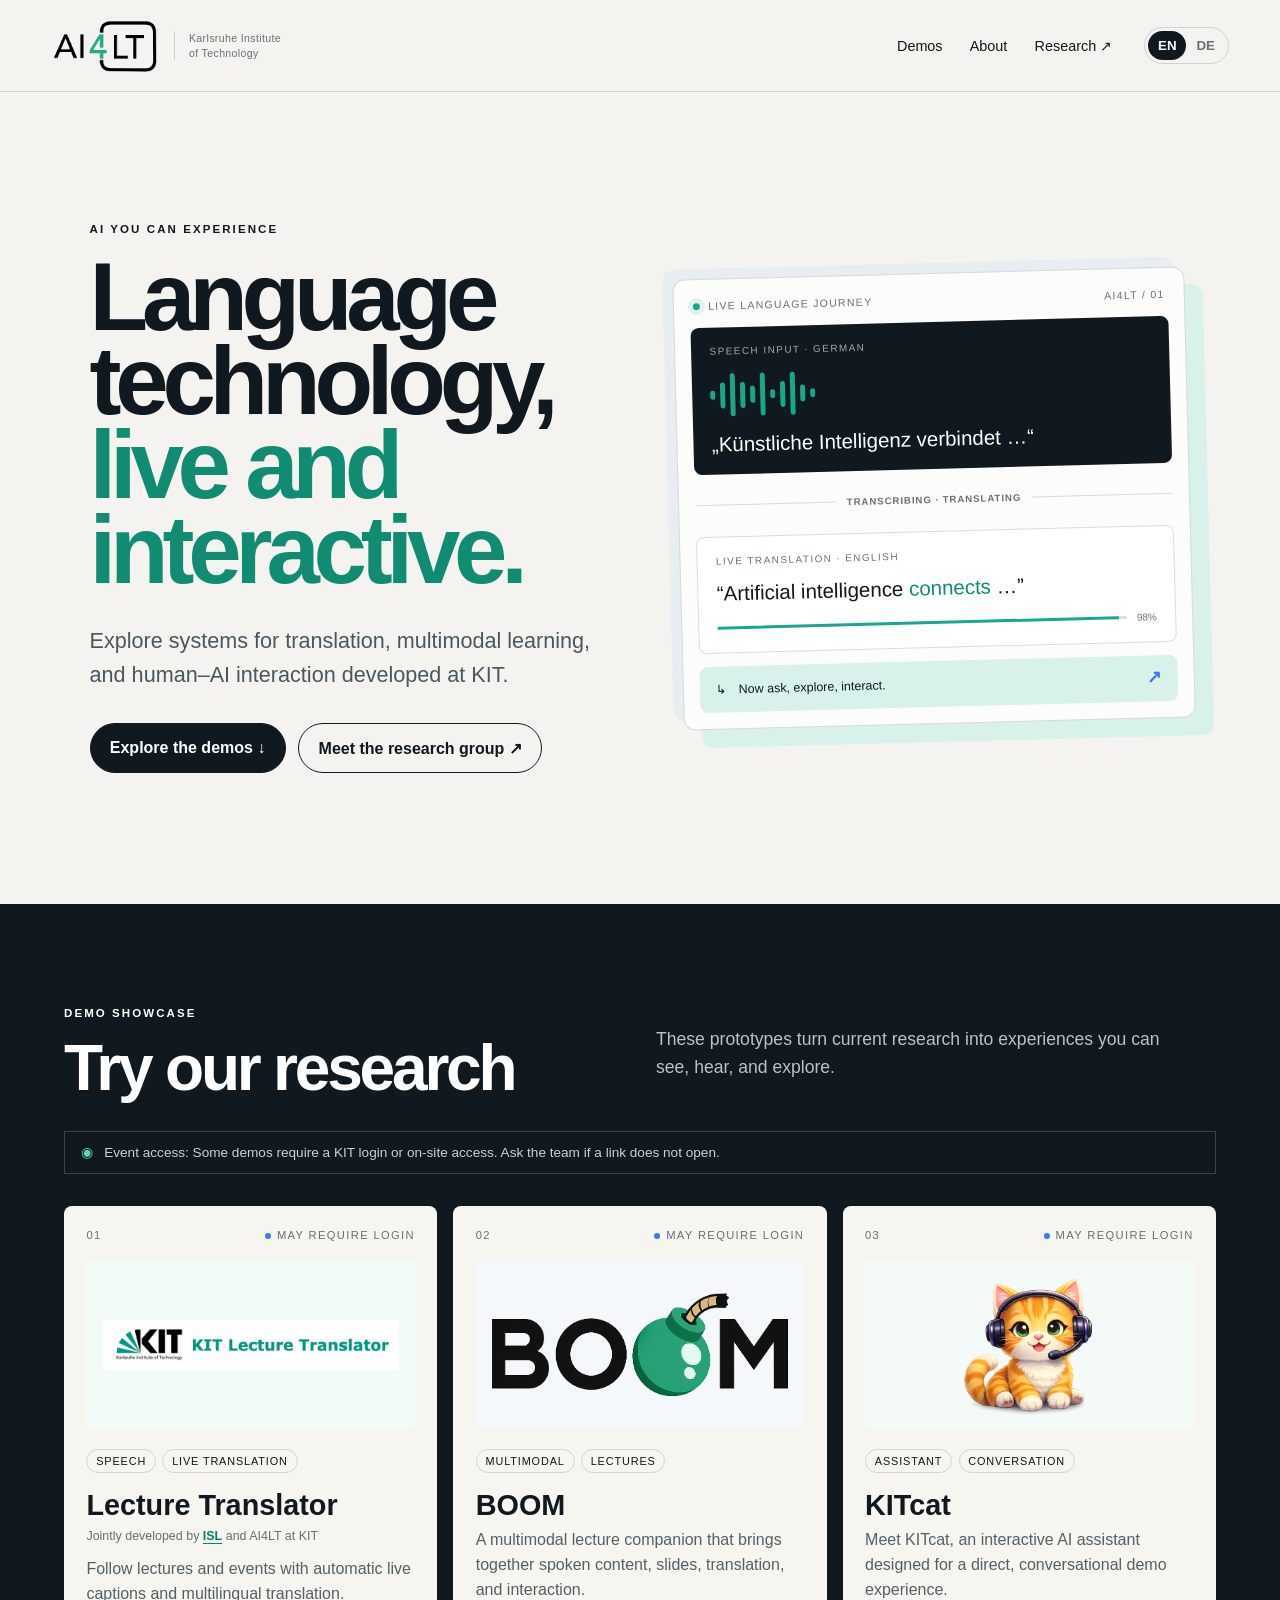
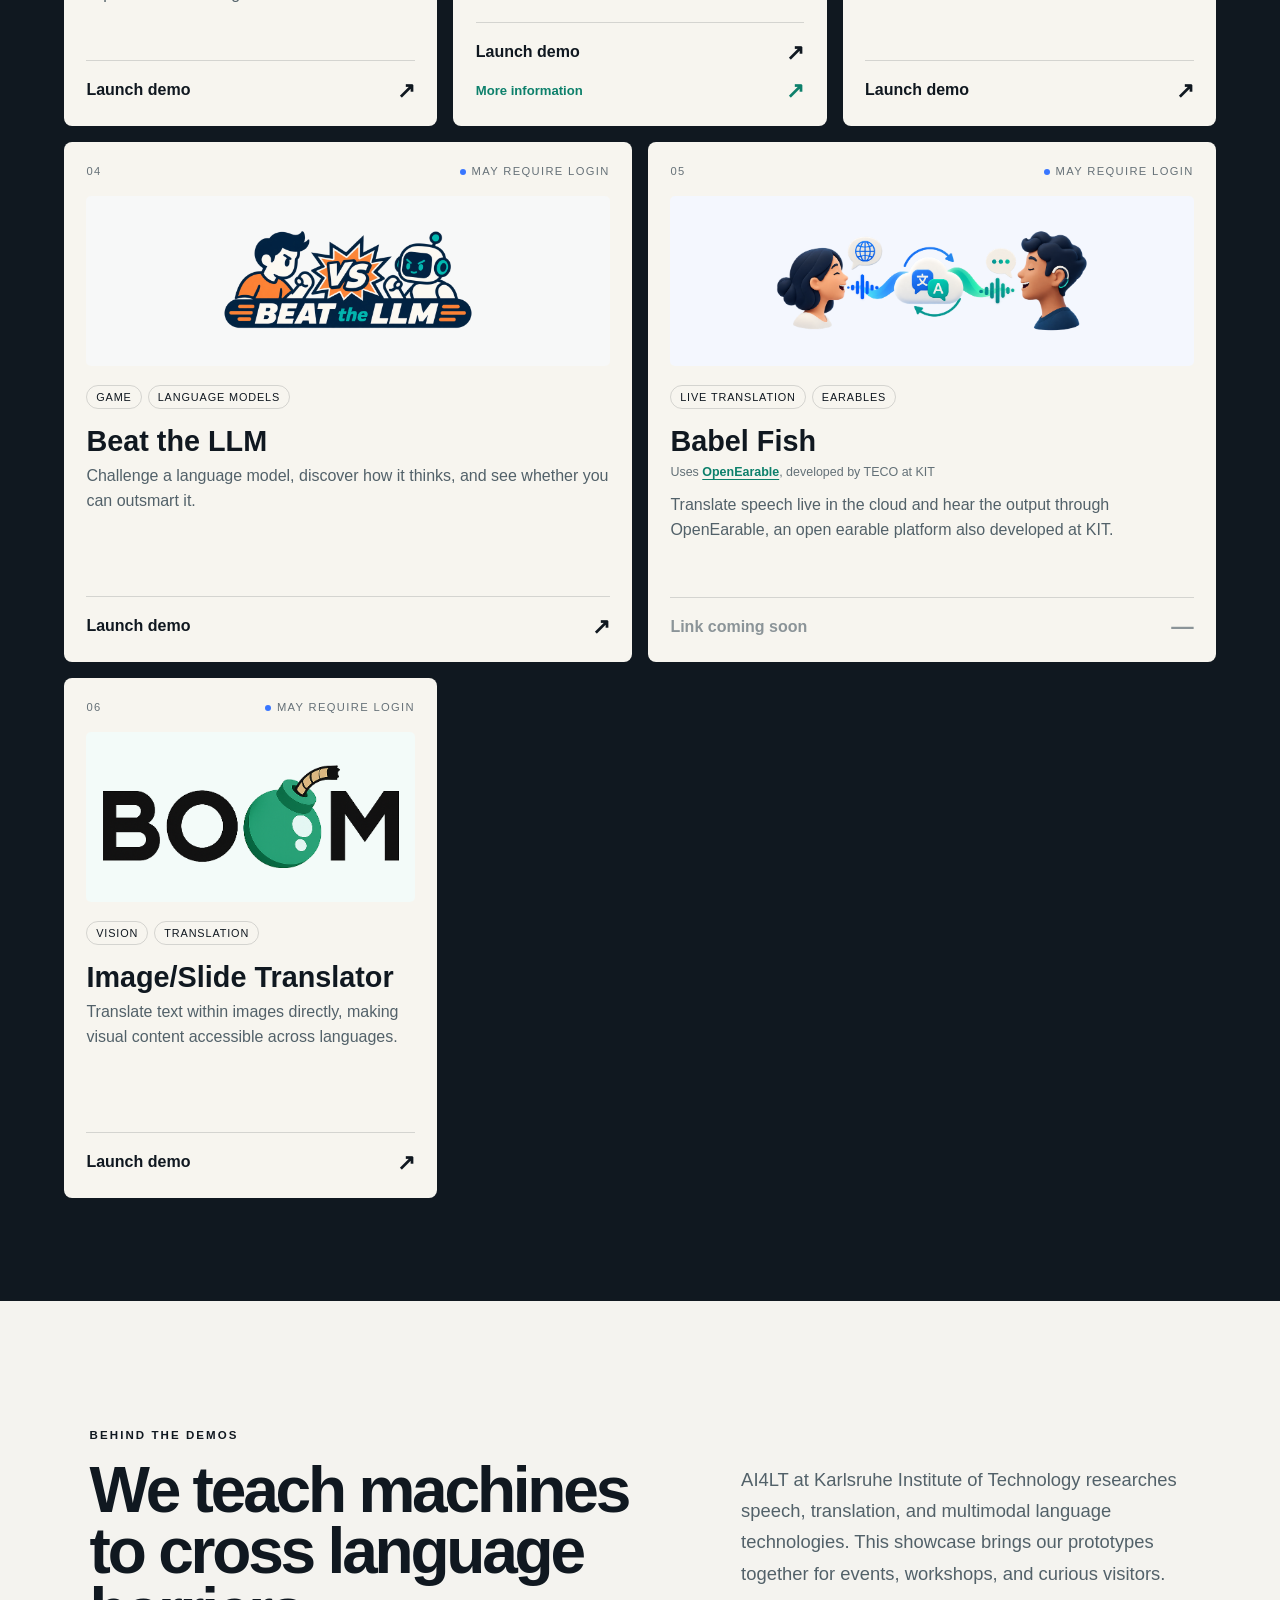
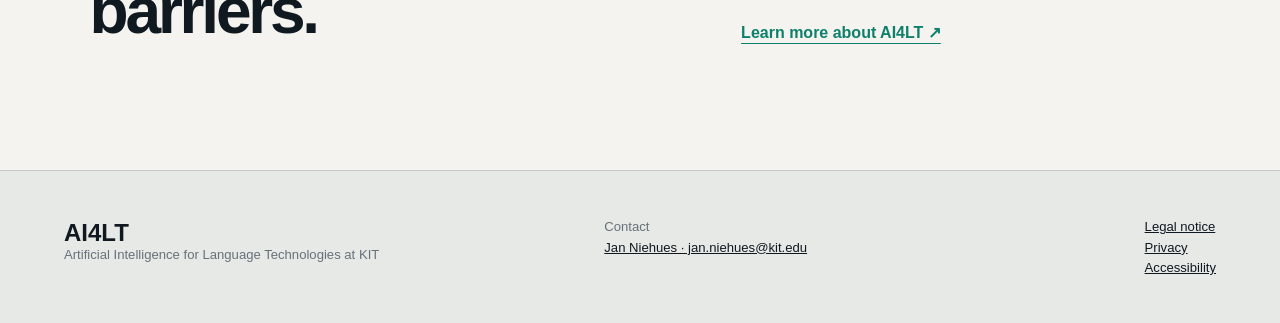
<file: index.html>
<!doctype html>
<html lang="en">
  <head>
    <meta charset="UTF-8" />
    <meta name="viewport" content="width=device-width, initial-scale=1" />
    <meta name="description" content="Explore interactive AI language technology demos developed by AI4LT at Karlsruhe Institute of Technology." />
    <meta name="theme-color" content="#071a26" />
    <title>AI4LT Demos — KIT</title>
    <link rel="stylesheet" href="styles.css" />
    <script src="demos.js" defer></script>
    <script src="app.js" defer></script>
  </head>
  <body>
    <a class="skip-link" href="#demos">Skip to demos</a>
    <header class="site-header">
      <a class="brand" href="#top" aria-label="AI4LT demos home">
        <img class="brand-logo" src="assets/logo-transparent-final.png" alt="AI4LT" width="316" height="164" />
        <small>Karlsruhe Institute<br />of Technology</small>
      </a>
      <nav aria-label="Main navigation">
        <a href="#demos" data-i18n="navDemos">Demos</a>
        <a href="#about" data-i18n="navAbout">About</a>
        <a href="https://ai4lt.iar.kit.edu/english/index.php" target="_blank" rel="noreferrer" data-i18n="navResearch">Research ↗</a>
      </nav>
      <div class="language-switch" aria-label="Language">
        <button type="button" data-lang="en" aria-pressed="true">EN</button>
        <button type="button" data-lang="de" aria-pressed="false">DE</button>
      </div>
    </header>

    <main id="top">
      <section class="hero">
        <div class="hero-copy">
          <p class="eyebrow" data-i18n="eyebrow">AI you can experience</p>
          <h1 data-i18n="heroTitle">Language technology,<br /><em>live and interactive.</em></h1>
          <p class="hero-intro" data-i18n="heroIntro">Explore systems for translation, multimodal learning, and human–AI interaction developed at KIT.</p>
          <div class="hero-actions">
            <a class="button button-primary" href="#demos" data-i18n="explore">Explore the demos ↓</a>
            <a class="button button-quiet" href="https://ai4lt.iar.kit.edu/english/index.php" target="_blank" rel="noreferrer" data-i18n="meetGroup">Meet the research group ↗</a>
          </div>
        </div>
        <div class="language-journey" aria-hidden="true">
          <div class="journey-status"><i></i><span data-i18n="journeyLive">Live language journey</span><b>AI4LT / 01</b></div>
          <div class="journey-step speech-step">
            <span class="step-label" data-i18n="journeyInput">Speech input · German</span>
            <div class="waveform"><i></i><i></i><i></i><i></i><i></i><i></i><i></i><i></i><i></i><i></i><i></i></div>
            <p>„Künstliche Intelligenz verbindet …“</p>
          </div>
          <div class="journey-path"><span></span><b data-i18n="journeyProcessing">transcribing · translating</b><span></span></div>
          <div class="journey-step translation-step">
            <span class="step-label" data-i18n="journeyOutput">Live translation · English</span>
            <p>“Artificial intelligence <em>connects</em> …”</p>
            <div class="confidence"><span></span><small>98%</small></div>
          </div>
          <div class="journey-response"><span>↳</span><p data-i18n="journeyAsk">Now ask, explore, interact.</p><b>↗</b></div>
        </div>
      </section>

      <section class="demo-section" id="demos" aria-labelledby="demo-title">
        <div class="section-heading">
          <div><p class="eyebrow" data-i18n="showcase">Demo showcase</p><h2 id="demo-title" data-i18n="demoTitle">Try our research</h2></div>
          <p data-i18n="demoIntro">These prototypes turn current research into experiences you can see, hear, and explore.</p>
        </div>
        <div class="notice"><span aria-hidden="true">◉</span><span data-i18n="loginNotice">Event access: Some demos require a KIT login or on-site access. Ask the team if a link does not open.</span></div>
        <div class="demo-grid" id="demo-grid"></div>
      </section>

      <section class="about" id="about">
        <div><p class="eyebrow" data-i18n="aboutEyebrow">Behind the demos</p><h2 data-i18n="aboutTitle">We teach machines to cross language barriers.</h2></div>
        <div>
          <p data-i18n="aboutText">AI4LT at Karlsruhe Institute of Technology researches speech, translation, and multimodal language technologies. This showcase brings our prototypes together for events, workshops, and curious visitors.</p>
          <a class="text-link" href="https://ai4lt.iar.kit.edu/english/index.php" target="_blank" rel="noreferrer" data-i18n="learnMore">Learn more about AI4LT ↗</a>
        </div>
      </section>
    </main>

    <footer>
      <div class="footer-brand"><strong>AI4LT</strong><span data-i18n="footerTagline">Artificial Intelligence for Language Technologies at KIT</span></div>
      <div class="contact"><span data-i18n="contact">Contact</span><a href="mailto:jan.niehues@kit.edu">Jan Niehues · jan.niehues@kit.edu</a></div>
      <div class="legal">
        <a href="legal.html" data-i18n="legals">Legal notice</a>
        <a href="privacy.html" data-i18n="privacy">Privacy</a>
        <a href="accessibility.html" data-i18n="accessibility">Accessibility</a>
      </div>
    </footer>
  </body>
</html>
</file>
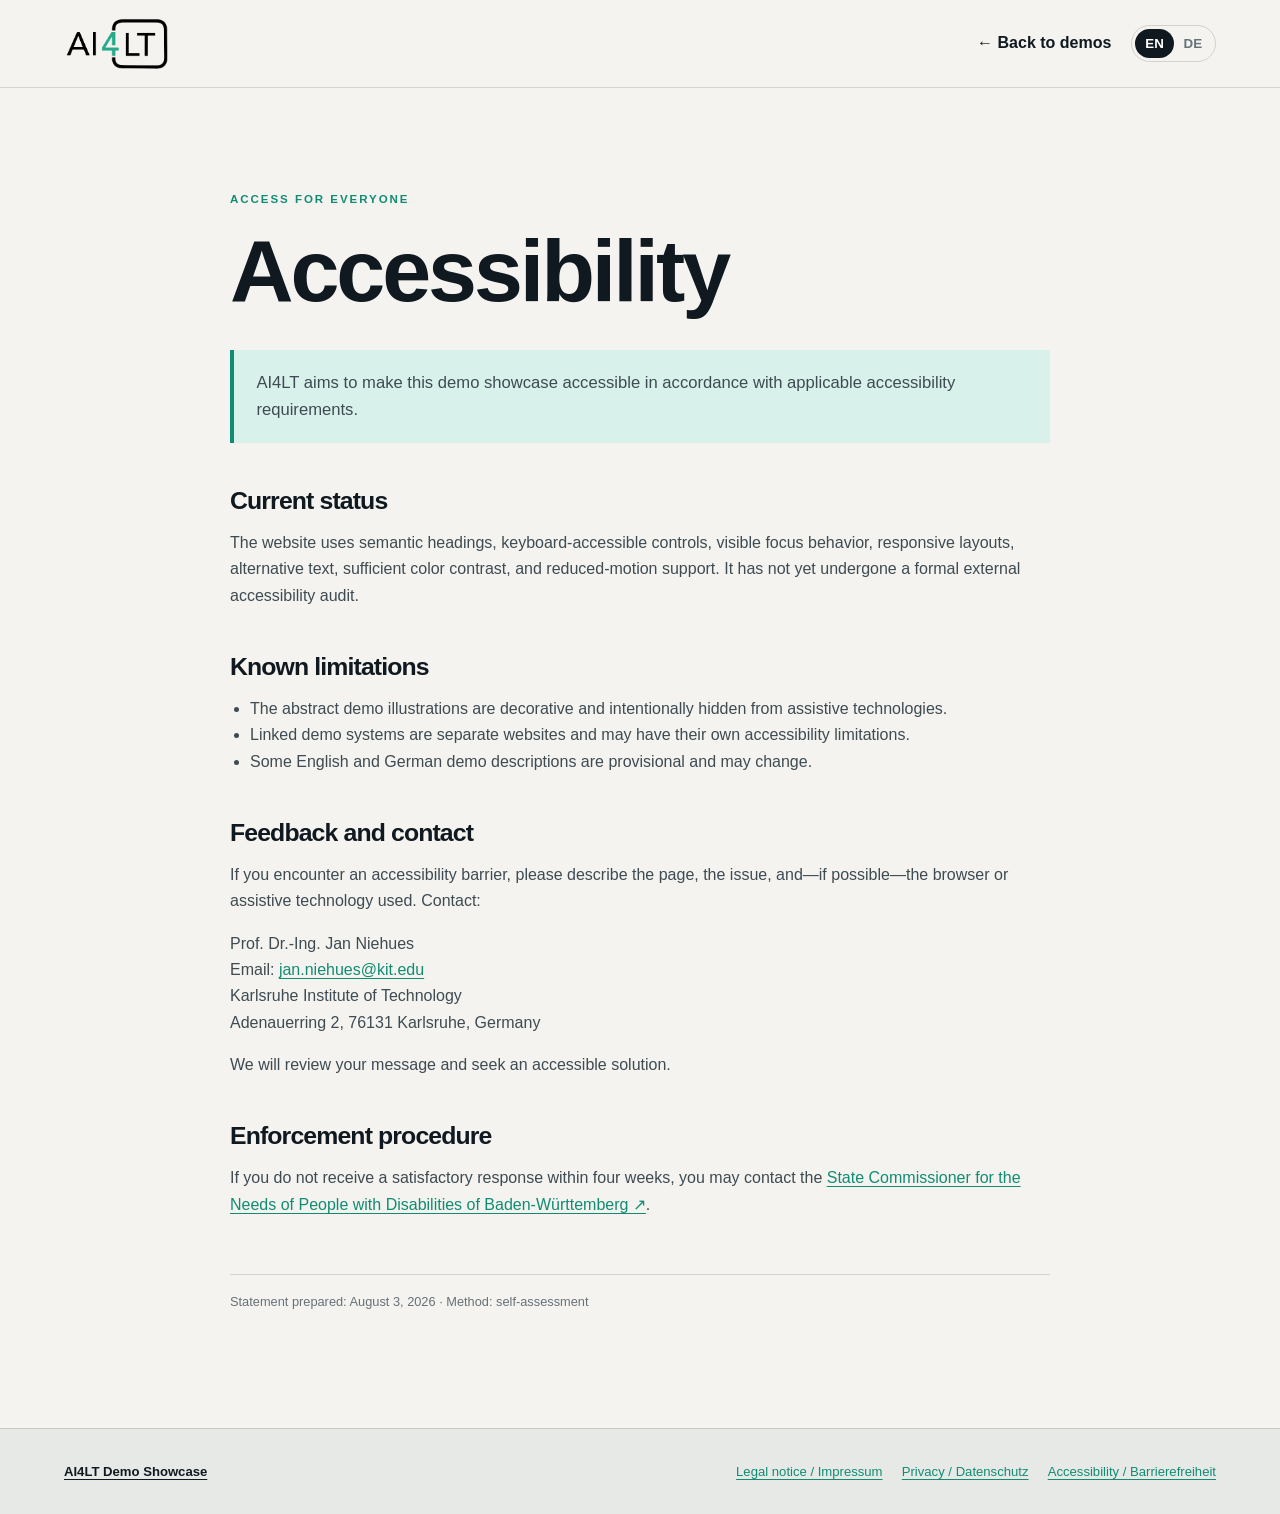
<file: accessibility.html>
<!doctype html><html lang="en"><head><meta charset="UTF-8"><meta name="viewport" content="width=device-width,initial-scale=1"><meta name="description" content="Accessibility statement for the AI4LT demo showcase."><title>Accessibility — AI4LT</title><link rel="stylesheet" href="legal-pages.css"><script src="legal-pages.js" defer></script></head>
<body><header class="legal-header"><a href="index.html"><img class="legal-logo" src="assets/logo-transparent-final.png" alt="AI4LT" width="316" height="164"></a><a class="back" href="index.html">← Back to demos</a><div class="lang-switch" aria-label="Language"><button data-lang="en" aria-pressed="true">EN</button><button data-lang="de" aria-pressed="false">DE</button></div></header><main>
<article data-language="en"><p class="eyebrow">Access for everyone</p><h1>Accessibility</h1><p class="intro">AI4LT aims to make this demo showcase accessible in accordance with applicable accessibility requirements.</p><h2>Current status</h2><p>The website uses semantic headings, keyboard-accessible controls, visible focus behavior, responsive layouts, alternative text, sufficient color contrast, and reduced-motion support. It has not yet undergone a formal external accessibility audit.</p><h2>Known limitations</h2><ul><li>The abstract demo illustrations are decorative and intentionally hidden from assistive technologies.</li><li>Linked demo systems are separate websites and may have their own accessibility limitations.</li><li>Some English and German demo descriptions are provisional and may change.</li></ul><h2>Feedback and contact</h2><p>If you encounter an accessibility barrier, please describe the page, the issue, and—if possible—the browser or assistive technology used. Contact:</p><address>Prof. Dr.-Ing. Jan Niehues<br>Email: <a href="mailto:jan.niehues@kit.edu">jan.niehues@kit.edu</a><br>Karlsruhe Institute of Technology<br>Adenauerring 2, 76131 Karlsruhe, Germany</address><p>We will review your message and seek an accessible solution.</p><h2>Enforcement procedure</h2><p>If you do not receive a satisfactory response within four weeks, you may contact the <a href="https://sozialministerium.baden-wuerttemberg.de/de/ministerium/landes-behindertenbeauftragte" target="_blank" rel="noreferrer">State Commissioner for the Needs of People with Disabilities of Baden-Württemberg ↗</a>.</p><p class="updated">Statement prepared: August 3, 2026 · Method: self-assessment</p></article>
<article data-language="de"><p class="eyebrow">Zugang für alle</p><h1>Barrierefreiheit</h1><p class="intro">AI4LT ist bemüht, diese Demo-Übersicht im Einklang mit den geltenden Anforderungen barrierefrei zugänglich zu machen.</p><h2>Stand der Vereinbarkeit</h2><p>Die Website verwendet semantische Überschriften, per Tastatur bedienbare Elemente, sichtbare Fokuszustände, responsive Layouts, Alternativtexte, ausreichende Farbkontraste und berücksichtigt Einstellungen zur Reduzierung von Bewegung. Eine formelle externe Prüfung der Barrierefreiheit hat noch nicht stattgefunden.</p><h2>Bekannte Einschränkungen</h2><ul><li>Die abstrakten Demo-Illustrationen sind rein dekorativ und deshalb für assistive Technologien ausgeblendet.</li><li>Die verlinkten Demosysteme sind eigenständige Websites und können eigene Einschränkungen aufweisen.</li><li>Einige deutsche und englische Demobeschreibungen sind vorläufig und können sich ändern.</li></ul><h2>Feedback und Kontakt</h2><p>Wenn Sie auf eine Barriere stoßen, beschreiben Sie bitte die betroffene Seite, das Problem und nach Möglichkeit den verwendeten Browser oder die assistive Technologie. Kontakt:</p><address>Prof. Dr.-Ing. Jan Niehues<br>E-Mail: <a href="mailto:jan.niehues@kit.edu">jan.niehues@kit.edu</a><br>Karlsruher Institut für Technologie<br>Adenauerring 2, 76131 Karlsruhe</address><p>Wir prüfen Ihre Nachricht und bemühen uns um eine zugängliche Lösung.</p><h2>Durchsetzungsverfahren</h2><p>Falls Sie innerhalb von vier Wochen keine zufriedenstellende Antwort erhalten, können Sie sich an die <a href="https://sozialministerium.baden-wuerttemberg.de/de/ministerium/landes-behindertenbeauftragte" target="_blank" rel="noreferrer">Landesbeauftragte für die Belange von Menschen mit Behinderungen Baden-Württemberg ↗</a> wenden.</p><p class="updated">Erstellt am 3. August 2026 · Methode: Selbstbewertung</p></article>
</main><footer class="legal-footer"><a href="index.html">AI4LT Demo Showcase</a><a href="legal.html">Legal notice / Impressum</a><a href="privacy.html">Privacy / Datenschutz</a><a href="accessibility.html">Accessibility / Barrierefreiheit</a></footer></body></html>
</file>
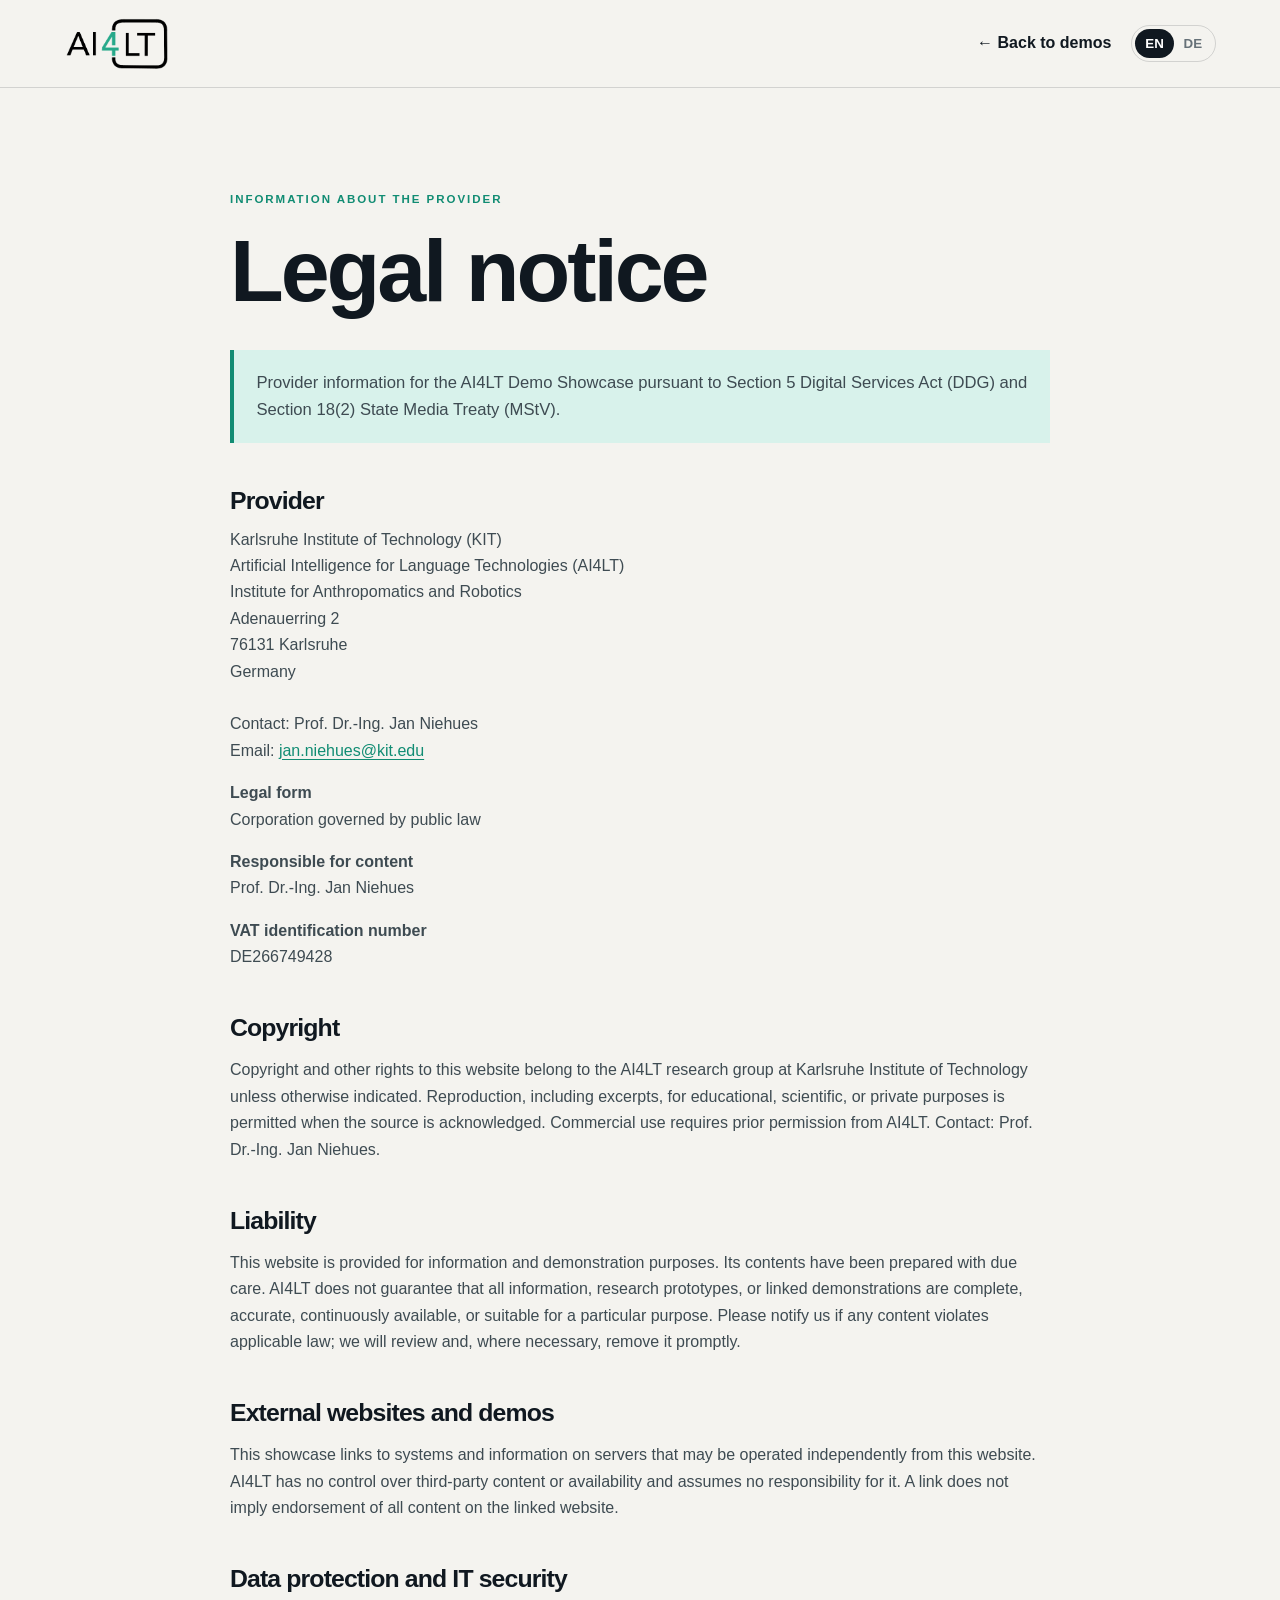
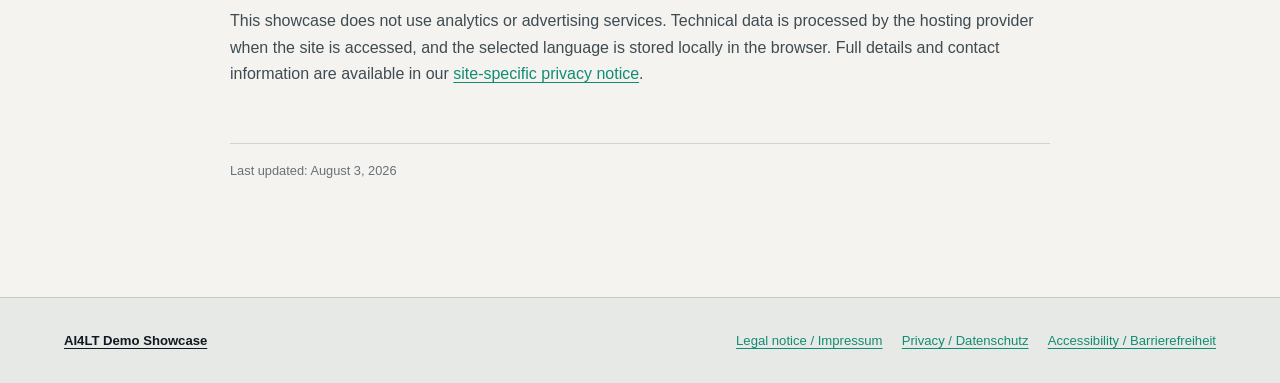
<file: legal.html>
<!doctype html>
<html lang="en">
<head>
  <meta charset="UTF-8"><meta name="viewport" content="width=device-width,initial-scale=1">
  <meta name="description" content="Legal notice for the AI4LT demo showcase."><title>Legal notice — AI4LT</title>
  <link rel="stylesheet" href="legal-pages.css"><script src="legal-pages.js" defer></script>
</head>
<body>
  <header class="legal-header"><a href="index.html"><img class="legal-logo" src="assets/logo-transparent-final.png" alt="AI4LT" width="316" height="164"></a><a class="back" href="index.html">← Back to demos</a><div class="lang-switch" aria-label="Language"><button data-lang="en" aria-pressed="true">EN</button><button data-lang="de" aria-pressed="false">DE</button></div></header>
  <main>
    <article data-language="en">
      <p class="eyebrow">Information about the provider</p><h1>Legal notice</h1>
      <p class="intro">Provider information for the AI4LT Demo Showcase pursuant to Section 5 Digital Services Act (DDG) and Section 18(2) State Media Treaty (MStV).</p>
      <h2>Provider</h2>
      <address>Karlsruhe Institute of Technology (KIT)<br>Artificial Intelligence for Language Technologies (AI4LT)<br>Institute for Anthropomatics and Robotics<br>Adenauerring 2<br>76131 Karlsruhe<br>Germany<br><br>Contact: Prof. Dr.-Ing. Jan Niehues<br>Email: <a href="mailto:jan.niehues@kit.edu">jan.niehues@kit.edu</a></address>
      <dl><dt>Legal form</dt><dd>Corporation governed by public law</dd><dt>Responsible for content</dt><dd>Prof. Dr.-Ing. Jan Niehues</dd><dt>VAT identification number</dt><dd>DE266749428</dd></dl>
      <h2>Copyright</h2><p>Copyright and other rights to this website belong to the AI4LT research group at Karlsruhe Institute of Technology unless otherwise indicated. Reproduction, including excerpts, for educational, scientific, or private purposes is permitted when the source is acknowledged. Commercial use requires prior permission from AI4LT. Contact: Prof. Dr.-Ing. Jan Niehues.</p>
      <h2>Liability</h2><p>This website is provided for information and demonstration purposes. Its contents have been prepared with due care. AI4LT does not guarantee that all information, research prototypes, or linked demonstrations are complete, accurate, continuously available, or suitable for a particular purpose. Please notify us if any content violates applicable law; we will review and, where necessary, remove it promptly.</p>
      <h2>External websites and demos</h2><p>This showcase links to systems and information on servers that may be operated independently from this website. AI4LT has no control over third-party content or availability and assumes no responsibility for it. A link does not imply endorsement of all content on the linked website.</p>
      <h2>Data protection and IT security</h2><p>This showcase does not use analytics or advertising services. Technical data is processed by the hosting provider when the site is accessed, and the selected language is stored locally in the browser. Full details and contact information are available in our <a href="privacy.html">site-specific privacy notice</a>.</p>
      <p class="updated">Last updated: August 3, 2026</p>
    </article>
    <article data-language="de">
      <p class="eyebrow">Angaben zum Anbieter</p><h1>Impressum</h1>
      <p class="intro">Anbieterinformationen für den AI4LT Demo Showcase gemäß § 5 Digitale-Dienste-Gesetz (DDG) und § 18 Abs. 2 Medienstaatsvertrag (MStV).</p>
      <h2>Anbieter</h2>
      <address>Karlsruher Institut für Technologie (KIT)<br>Künstliche Intelligenz für Sprachtechnologien (AI4LT)<br>Institut für Anthropomatik und Robotik<br>Adenauerring 2<br>76131 Karlsruhe<br>Deutschland<br><br>Ansprechpartner: Prof. Dr.-Ing. Jan Niehues<br>E-Mail: <a href="mailto:jan.niehues@kit.edu">jan.niehues@kit.edu</a></address>
      <dl><dt>Rechtsform</dt><dd>Körperschaft des öffentlichen Rechts</dd><dt>Inhaltlich verantwortlich</dt><dd>Prof. Dr.-Ing. Jan Niehues</dd><dt>Umsatzsteuer-Identifikationsnummer</dt><dd>DE266749428</dd></dl>
      <h2>Urheberrecht</h2><p>Das Urheberrecht und alle weiteren Rechte an dieser Website liegen, soweit nicht anders angegeben, bei der Forschungsgruppe AI4LT am Karlsruher Institut für Technologie. Die Weiterverbreitung, auch in Auszügen, für pädagogische, wissenschaftliche oder private Zwecke ist unter Angabe der Quelle gestattet. Eine gewerbliche Verwendung bedarf der vorherigen Zustimmung von AI4LT. Ansprechpartner ist Prof. Dr.-Ing. Jan Niehues.</p>
      <h2>Haftung</h2><p>Diese Website dient der Information und Demonstration. Ihre Inhalte wurden mit der gebotenen Sorgfalt erstellt. AI4LT übernimmt keine Gewähr dafür, dass alle Informationen, Forschungsprototypen oder verlinkten Demos vollständig, richtig, ständig verfügbar oder für einen bestimmten Zweck geeignet sind. Sollten Inhalte gegen geltendes Recht verstoßen, bitten wir um Benachrichtigung; wir werden sie prüfen und gegebenenfalls schnellstmöglich entfernen.</p>
      <h2>Externe Websites und Demos</h2><p>Diese Übersicht verweist auf Systeme und Informationen auf Servern, die teilweise unabhängig von dieser Website betrieben werden. AI4LT hat keinen Einfluss auf fremde Inhalte oder deren Verfügbarkeit und übernimmt dafür keine Verantwortung. Ein Link bedeutet nicht, dass sich AI4LT alle Inhalte der verlinkten Website zu eigen macht.</p>
      <h2>Datenschutz und IT-Sicherheit</h2><p>Diese Showcase-Seite verwendet keine Analyse- oder Werbedienste. Beim Aufruf werden technische Daten durch den Hosting-Anbieter verarbeitet; die ausgewählte Sprache wird lokal im Browser gespeichert. Vollständige Angaben und Kontaktinformationen enthält unsere <a href="privacy.html">website-spezifische Datenschutzerklärung</a>.</p>
      <p class="updated">Stand: 3. August 2026</p>
    </article>
  </main>
  <footer class="legal-footer"><a href="index.html">AI4LT Demo Showcase</a><a href="legal.html">Legal notice / Impressum</a><a href="privacy.html">Privacy / Datenschutz</a><a href="accessibility.html">Accessibility / Barrierefreiheit</a></footer>
</body>
</html>
</file>
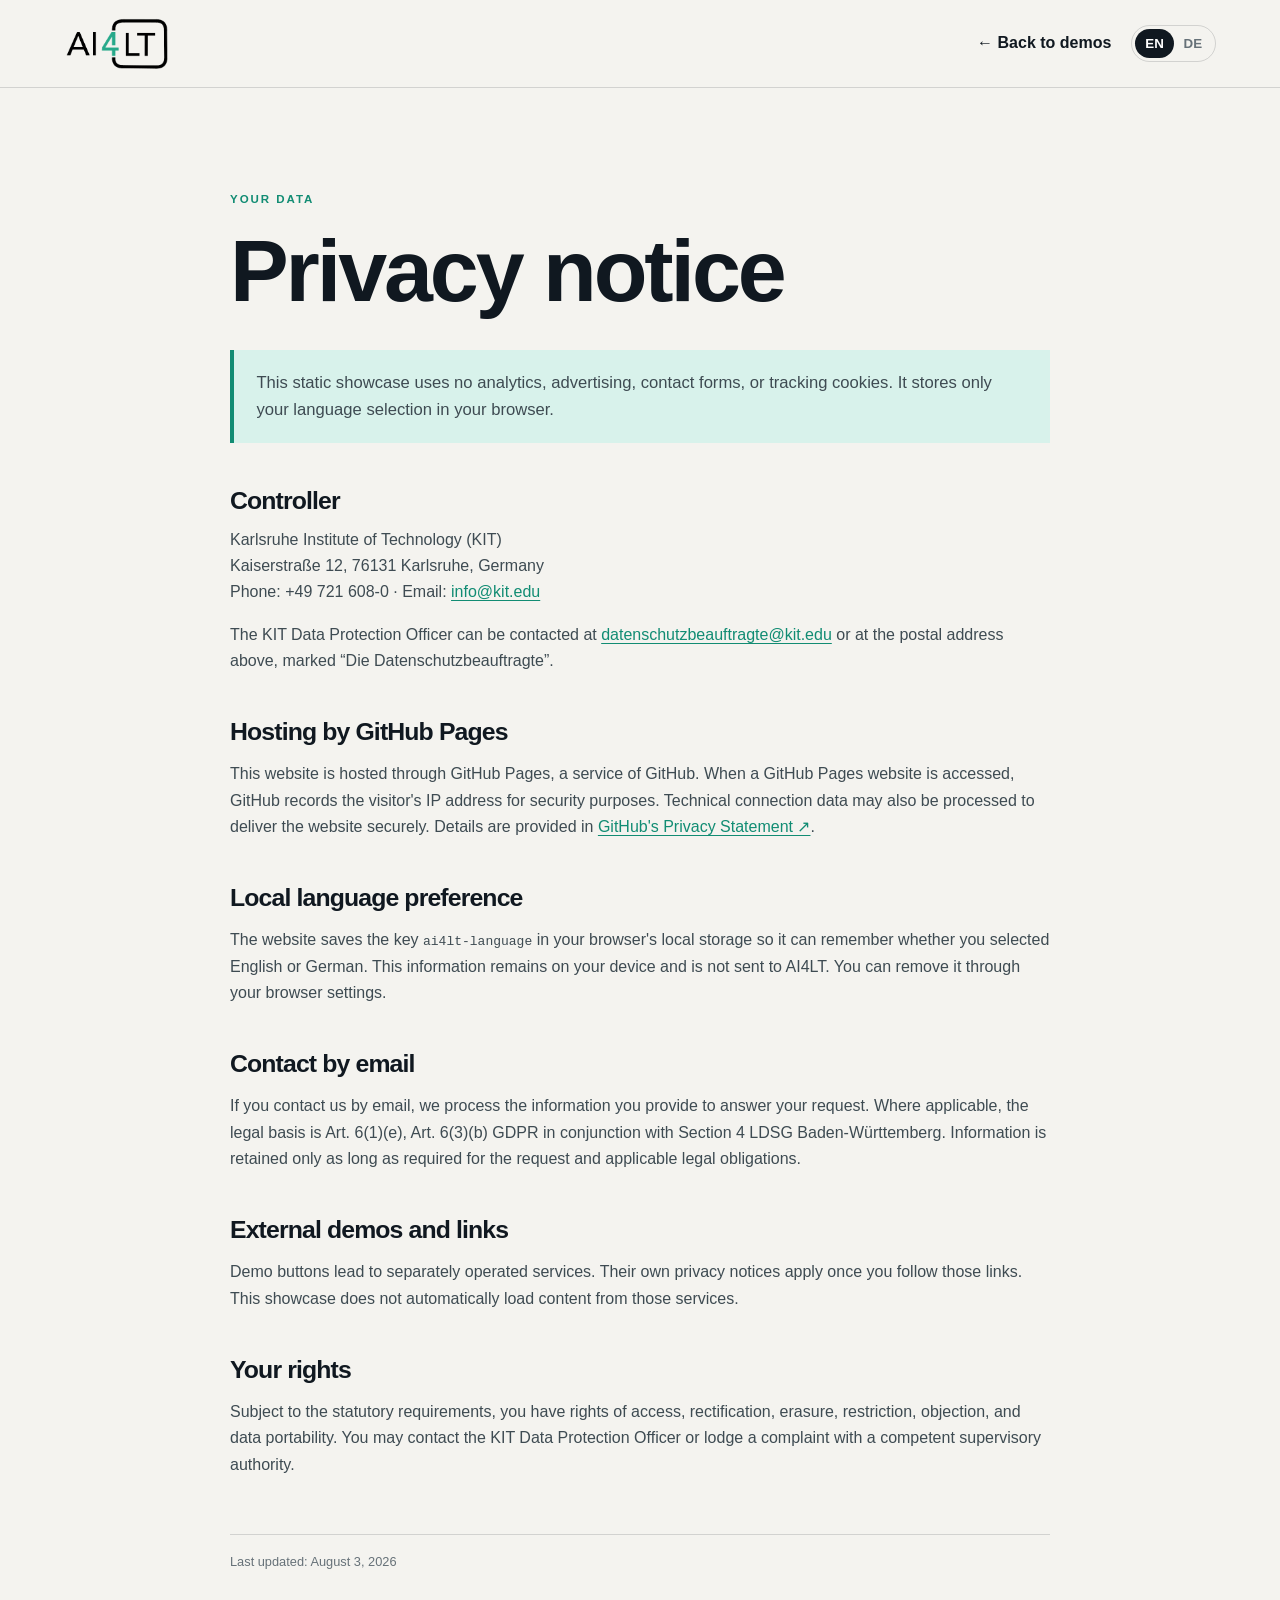
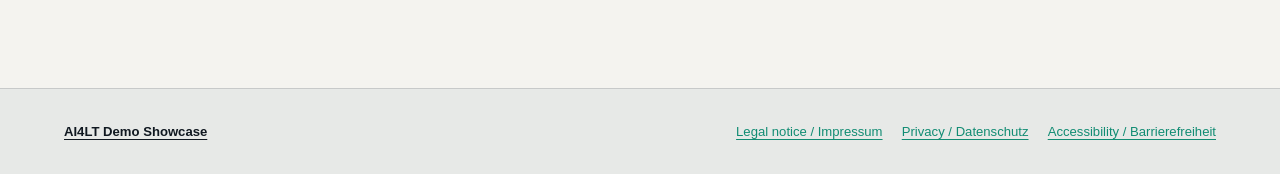
<file: privacy.html>
<!doctype html><html lang="en"><head><meta charset="UTF-8"><meta name="viewport" content="width=device-width,initial-scale=1"><meta name="description" content="Privacy notice for the AI4LT demo showcase."><title>Privacy — AI4LT</title><link rel="stylesheet" href="legal-pages.css"><script src="legal-pages.js" defer></script></head>
<body><header class="legal-header"><a href="index.html"><img class="legal-logo" src="assets/logo-transparent-final.png" alt="AI4LT" width="316" height="164"></a><a class="back" href="index.html">← Back to demos</a><div class="lang-switch" aria-label="Language"><button data-lang="en" aria-pressed="true">EN</button><button data-lang="de" aria-pressed="false">DE</button></div></header><main>
<article data-language="en"><p class="eyebrow">Your data</p><h1>Privacy notice</h1><p class="intro">This static showcase uses no analytics, advertising, contact forms, or tracking cookies. It stores only your language selection in your browser.</p><h2>Controller</h2><address>Karlsruhe Institute of Technology (KIT)<br>Kaiserstraße 12, 76131 Karlsruhe, Germany<br>Phone: +49 721 608-0 · Email: <a href="mailto:info@kit.edu">info@kit.edu</a></address><p>The KIT Data Protection Officer can be contacted at <a href="mailto:datenschutzbeauftragte@kit.edu">datenschutzbeauftragte@kit.edu</a> or at the postal address above, marked “Die Datenschutzbeauftragte”.</p><h2>Hosting by GitHub Pages</h2><p>This website is hosted through GitHub Pages, a service of GitHub. When a GitHub Pages website is accessed, GitHub records the visitor's IP address for security purposes. Technical connection data may also be processed to deliver the website securely. Details are provided in <a href="https://docs.github.com/en/site-policy/privacy-policies/github-general-privacy-statement" target="_blank" rel="noreferrer">GitHub's Privacy Statement ↗</a>.</p><h2>Local language preference</h2><p>The website saves the key <code>ai4lt-language</code> in your browser's local storage so it can remember whether you selected English or German. This information remains on your device and is not sent to AI4LT. You can remove it through your browser settings.</p><h2>Contact by email</h2><p>If you contact us by email, we process the information you provide to answer your request. Where applicable, the legal basis is Art. 6(1)(e), Art. 6(3)(b) GDPR in conjunction with Section 4 LDSG Baden-Württemberg. Information is retained only as long as required for the request and applicable legal obligations.</p><h2>External demos and links</h2><p>Demo buttons lead to separately operated services. Their own privacy notices apply once you follow those links. This showcase does not automatically load content from those services.</p><h2>Your rights</h2><p>Subject to the statutory requirements, you have rights of access, rectification, erasure, restriction, objection, and data portability. You may contact the KIT Data Protection Officer or lodge a complaint with a competent supervisory authority.</p><p class="updated">Last updated: August 3, 2026</p></article>
<article data-language="de"><p class="eyebrow">Ihre Daten</p><h1>Datenschutz</h1><p class="intro">Diese statische Website verwendet keine Analyse- oder Werbedienste, Kontaktformulare oder Tracking-Cookies. Lediglich die Sprachauswahl wird lokal in Ihrem Browser gespeichert.</p><h2>Verantwortlicher</h2><address>Karlsruher Institut für Technologie (KIT)<br>Kaiserstraße 12, 76131 Karlsruhe, Deutschland<br>Telefon: +49 721 608-0 · E-Mail: <a href="mailto:info@kit.edu">info@kit.edu</a></address><p>Die Datenschutzbeauftragte des KIT erreichen Sie unter <a href="mailto:datenschutzbeauftragte@kit.edu">datenschutzbeauftragte@kit.edu</a> oder unter der genannten Postadresse mit dem Zusatz „Die Datenschutzbeauftragte“.</p><h2>Hosting durch GitHub Pages</h2><p>Diese Website wird über GitHub Pages, einen Dienst von GitHub, bereitgestellt. Beim Besuch einer GitHub-Pages-Website zeichnet GitHub die IP-Adresse zu Sicherheitszwecken auf. Zur sicheren Auslieferung können weitere technische Verbindungsdaten verarbeitet werden. Einzelheiten enthält die <a href="https://docs.github.com/de/site-policy/privacy-policies/github-general-privacy-statement" target="_blank" rel="noreferrer">Datenschutzerklärung von GitHub ↗</a>.</p><h2>Lokale Sprachauswahl</h2><p>Die Website speichert den Schlüssel <code>ai4lt-language</code> im lokalen Speicher Ihres Browsers, um die Auswahl zwischen Deutsch und Englisch zu merken. Diese Information verbleibt auf Ihrem Gerät und wird nicht an AI4LT übertragen. Sie kann über die Browsereinstellungen gelöscht werden.</p><h2>Kontaktaufnahme per E-Mail</h2><p>Bei einer Kontaktaufnahme per E-Mail verarbeiten wir die übermittelten Angaben zur Bearbeitung Ihrer Anfrage. Soweit anwendbar, ist die Rechtsgrundlage Art. 6 Abs. 1 lit. e, Abs. 3 lit. b DS-GVO in Verbindung mit § 4 LDSG Baden-Württemberg. Die Angaben werden nur so lange gespeichert, wie dies für die Anfrage und gesetzliche Pflichten erforderlich ist.</p><h2>Externe Demos und Links</h2><p>Die Demo-Schaltflächen führen zu eigenständig betriebenen Diensten. Nach dem Aufruf gelten deren eigene Datenschutzhinweise. Die Showcase-Seite lädt nicht automatisch Inhalte dieser Dienste.</p><h2>Ihre Rechte</h2><p>Nach Maßgabe der gesetzlichen Voraussetzungen bestehen Rechte auf Auskunft, Berichtigung, Löschung, Einschränkung, Widerspruch und Datenübertragbarkeit. Sie können sich an die Datenschutzbeauftragte des KIT oder eine zuständige Aufsichtsbehörde wenden.</p><p class="updated">Stand: 3. August 2026</p></article>
</main><footer class="legal-footer"><a href="index.html">AI4LT Demo Showcase</a><a href="legal.html">Legal notice / Impressum</a><a href="privacy.html">Privacy / Datenschutz</a><a href="accessibility.html">Accessibility / Barrierefreiheit</a></footer></body></html>
</file>
<file: styles.css>
:root { --ink:#101820; --paper:#f4f3ef; --muted:#667178; --line:rgba(16,24,32,.15); --green:#18a889; --mint:#d8f2eb; --blue:#3976ff; --ice:#e7edf1; }
* { box-sizing:border-box; }
html { scroll-behavior:smooth; }
body { margin:0; background:var(--paper); color:var(--ink); font-family:Inter,ui-sans-serif,-apple-system,BlinkMacSystemFont,"Segoe UI",sans-serif; }
a { color:inherit; }
.skip-link { position:fixed; top:-4rem; left:1rem; z-index:20; background:white; padding:.8rem 1rem; }
.skip-link:focus { top:1rem; }
.site-header { min-height:88px; display:flex; align-items:center; gap:2rem; padding:1.1rem clamp(1.25rem,4vw,4.5rem); border-bottom:1px solid var(--line); }
.brand { display:flex; align-items:center; gap:.9rem; margin-right:auto; text-decoration:none; }
.brand-logo { display:block; width:108px; height:auto; }
.brand small { display:block; padding-left:.9rem; border-left:1px solid var(--line); color:var(--muted); font-size:.66rem; line-height:1.35; letter-spacing:.035em; }
nav { display:flex; gap:1.7rem; } nav a { text-decoration:none; font-size:.9rem; } nav a:hover { text-decoration:underline; text-underline-offset:5px; }
.language-switch { display:flex; border:1px solid var(--line); border-radius:99px; padding:3px; }
.language-switch button { border:0; background:transparent; border-radius:99px; padding:.42rem .62rem; cursor:pointer; font-weight:700; color:var(--muted); }
.language-switch button[aria-pressed="true"] { background:var(--ink); color:white; }
.hero { min-height:calc(100vh - 88px); display:grid; grid-template-columns:1.15fr .85fr; align-items:center; gap:6vw; padding:clamp(4rem,8vw,8rem) clamp(1.25rem,7vw,8rem); overflow:hidden; }
.eyebrow { margin:0 0 1.2rem; text-transform:uppercase; letter-spacing:.18em; font-size:.72rem; font-weight:700; }
h1,h2,h3 { font-family:"Arial Narrow",Inter,ui-sans-serif,sans-serif; }
h1 { font-size:clamp(3.2rem,7.5vw,7.7rem); line-height:.88; letter-spacing:-.065em; margin:0; max-width:11ch; }
h1 em { color:#118c73; font-style:normal; }
.hero-intro { max-width:620px; color:#495860; font-size:clamp(1.05rem,1.8vw,1.35rem); line-height:1.55; margin:2rem 0; }
.hero-actions { display:flex; gap:.8rem; flex-wrap:wrap; }.button { display:inline-flex; padding:.9rem 1.2rem; border:1px solid var(--ink); border-radius:99px; text-decoration:none; font-weight:700; }.button-primary { background:var(--ink); color:white; }.button-primary:hover { background:#192a35; }.button-quiet:hover { color:var(--blue); border-color:var(--blue); }.button:hover { transform:translateY(-2px); }
.language-journey { position:relative; width:min(40vw,530px); padding:1rem; border:1px solid var(--line); border-radius:12px; background:rgba(255,255,255,.72); box-shadow:18px 18px 0 var(--mint),-10px -10px 0 var(--ice); transform:rotate(-1.5deg); }
.journey-status { display:flex; align-items:center; gap:.5rem; padding:.25rem .2rem 1rem; color:var(--muted); font-size:.66rem; text-transform:uppercase; letter-spacing:.12em; }.journey-status i { width:7px; height:7px; border-radius:50%; background:var(--green); box-shadow:0 0 0 5px rgba(24,168,137,.13); animation:pulse 2s infinite; }.journey-status b { margin-left:auto; font-weight:500; }
.journey-step { padding:1.15rem; border-radius:8px; }.speech-step { background:var(--ink); color:white; }.translation-step { border:1px solid var(--line); background:white; }
.step-label { display:block; margin-bottom:.9rem; color:#9eabb1; font-size:.62rem; text-transform:uppercase; letter-spacing:.15em; }.translation-step .step-label { color:var(--muted); }
.journey-step p { margin:.8rem 0 0; font:500 clamp(1rem,1.6vw,1.3rem) "Arial Narrow",Inter,ui-sans-serif,sans-serif; }.journey-step p em { color:#118c73; font-style:normal; }
.waveform { height:48px; display:flex; align-items:center; gap:5px; }.waveform i { display:block; width:5px; height:18%; border-radius:5px; background:var(--green); animation:voice 1.1s ease-in-out infinite alternate; }.waveform i:nth-child(2n){height:55%;animation-delay:-.7s}.waveform i:nth-child(3n){height:90%;animation-delay:-.25s}.waveform i:nth-child(5n){height:35%;animation-delay:-.9s}
.journey-path { height:62px; display:grid; grid-template-columns:1fr auto 1fr; align-items:center; gap:.7rem; }.journey-path span { height:1px; background:var(--line); }.journey-path b { color:var(--muted); font-size:.6rem; font-weight:600; text-transform:uppercase; letter-spacing:.1em; }
.confidence { display:flex; align-items:center; gap:.6rem; margin-top:1.1rem; }.confidence>span { display:block; height:3px; flex:1; border-radius:3px; background:linear-gradient(90deg,#18a78f 0 98%,#d8ddda 98%); }.confidence small { color:var(--muted); font-size:.62rem; }
.journey-response { display:flex; align-items:center; gap:.8rem; margin-top:.8rem; padding:.8rem 1rem; background:var(--mint); border-radius:8px; font-size:.78rem; }.journey-response p { margin:0; }.journey-response b { margin-left:auto; color:var(--blue); font-size:1.1rem; }
@keyframes voice { to { transform:scaleY(.38); opacity:.65; } } @keyframes pulse { 50% { box-shadow:0 0 0 8px rgba(23,163,131,0); } }
.demo-section { background:var(--ink); color:white; padding:clamp(4rem,8vw,8rem) clamp(1.25rem,5vw,5rem); }
.section-heading { display:grid; grid-template-columns:1fr 1fr; gap:2rem; align-items:end; margin-bottom:2rem; }.section-heading h2,.about h2 { margin:0; font-size:clamp(2.5rem,5vw,5rem); letter-spacing:-.05em; line-height:.95; }.section-heading>p { color:#b9c2c7; font-size:1.1rem; line-height:1.6; max-width:520px; }
.notice { display:flex; gap:.7rem; align-items:center; border:1px solid rgba(255,255,255,.18); padding:.8rem 1rem; margin:2rem 0; color:#cad2d6; font-size:.85rem; }.notice>span:first-child { color:#56d6b8; }
.demo-grid { display:grid; grid-template-columns:repeat(6,1fr); gap:1rem; }.demo-card { grid-column:span 2; min-height:520px; padding:1.4rem; border-radius:8px; background:#f7f5ef; color:var(--ink); display:flex; flex-direction:column; }.demo-card:nth-child(4),.demo-card:nth-child(5) { grid-column:span 3; }
.card-top { display:flex; justify-content:space-between; color:var(--muted); font-size:.7rem; text-transform:uppercase; letter-spacing:.12em; }.access-dot::before { content:""; display:inline-block; width:6px; height:6px; margin-right:6px; background:var(--blue); border-radius:50%; }
.demo-symbol { min-height:170px; display:flex; align-items:center; justify-content:center; gap:6px; margin:1.2rem 0; border-radius:5px; overflow:hidden; background:color-mix(in srgb,var(--card-color) 32%,white); font:700 2.5rem "Arial Narrow",Inter,ui-sans-serif,sans-serif; }
.demo-logo { display:block; width:min(90%,340px); height:140px; object-fit:contain; }
.demo-symbol i { width:8px; background:var(--ink); border-radius:8px; height:35px; }.demo-symbol i:nth-child(2),.demo-symbol i:nth-child(4){height:70px}.demo-symbol i:nth-child(3){height:105px}.demo-symbol>span:not(.cat,.versus,.fish){padding:.4rem;background:var(--ink);color:white}.cat{font-size:2rem}.versus{text-align:center;font-size:1.5rem;line-height:1}.versus b{font-size:3rem;color:var(--blue)}.fish{font-size:3rem;letter-spacing:-.18em}
.cyan{--card-color:var(--mint)}.violet{--card-color:#dfe8f2}.lime{--card-color:#dceee5}.orange{--card-color:#e6e9e8}.blue{--card-color:#dce6fb}
.tag-list { display:flex; gap:.4rem; }.tag-list span { border:1px solid var(--line); border-radius:99px; padding:.3rem .55rem; font-size:.68rem; text-transform:uppercase; letter-spacing:.08em; }.demo-card h3 { font-size:1.8rem; margin:1rem 0 .4rem; }.demo-card p { color:#526169; line-height:1.55; margin:0 0 1rem; }.card-actions { display:grid; gap:.7rem; margin-top:auto; padding-top:1rem; border-top:1px solid var(--line); }.card-action { display:flex; justify-content:space-between; align-items:center; font-weight:700; text-decoration:none; }.card-action.secondary { color:#0d806b; font-size:.82rem; }.card-action b { font-size:1.4rem; }.card-action:not(.disabled):hover span { text-decoration:underline; text-underline-offset:5px; }.card-action.disabled { color:#8b9498; }
.demo-card .card-collaboration { margin:0 0 .75rem; color:#637077; font-size:.78rem; line-height:1.4; }.card-collaboration a { color:#0d806b; font-weight:700; text-underline-offset:3px; }
.about { display:grid; grid-template-columns:1.1fr .9fr; gap:8vw; padding:clamp(5rem,10vw,10rem) clamp(1.25rem,7vw,8rem); }.about>div:last-child { align-self:end; }.about>div:last-child p { color:#526169; font-size:1.15rem; line-height:1.7; }.text-link { display:inline-block; margin-top:1rem; color:#0d806b; font-weight:700; text-underline-offset:5px; }
footer { background:#e7e9e7; border-top:1px solid var(--line); display:grid; grid-template-columns:1fr 1fr auto; gap:2rem; padding:3rem clamp(1.25rem,5vw,5rem); font-size:.82rem; }.footer-brand strong,.footer-brand span,.contact span,.contact a { display:block; }.footer-brand strong { font:700 1.5rem "Arial Narrow",Inter,ui-sans-serif,sans-serif; }.footer-brand span,.contact span { color:var(--muted); margin-bottom:.35rem; }.legal { display:flex; flex-direction:column; gap:.35rem; }
@media(max-width:850px){nav{display:none}.hero{grid-template-columns:1fr;min-height:auto}.language-journey{width:min(88vw,520px);justify-self:center;margin-top:2rem}.section-heading,.about{grid-template-columns:1fr}.demo-grid{grid-template-columns:1fr}.demo-card,.demo-card:nth-child(4),.demo-card:nth-child(5){grid-column:1}.demo-card{min-height:470px}footer{grid-template-columns:1fr 1fr}.legal{grid-column:1/-1}}
@media(max-width:520px){.brand small{display:none}.brand-logo{width:94px}.hero{padding-top:4rem}.language-journey{width:calc(100% - 12px);box-shadow:12px 12px 0 var(--mint),-7px -7px 0 var(--ice)}.journey-path b{font-size:.52rem}.section-heading>p{margin-bottom:0}footer{grid-template-columns:1fr}.legal{grid-column:auto}}
@media(prefers-reduced-motion:reduce){html{scroll-behavior:auto}.button:hover{transform:none}.waveform i,.journey-status i{animation:none}}
</file>
<file: legal-pages.css>
:root { --ink:#101820; --paper:#f4f3ef; --muted:#667178; --line:rgba(16,24,32,.15); --green:#118c73; --mint:#d8f2eb; }
* { box-sizing:border-box; }
body { margin:0; background:var(--paper); color:var(--ink); font-family:Inter,ui-sans-serif,-apple-system,BlinkMacSystemFont,"Segoe UI",sans-serif; line-height:1.65; }
a { color:var(--green); text-underline-offset:3px; }
.legal-header { display:flex; align-items:center; gap:1.25rem; min-height:88px; padding:1rem clamp(1.25rem,5vw,4.5rem); border-bottom:1px solid var(--line); }
.legal-header>a { display:flex; align-items:center; color:var(--ink); text-decoration:none; }.legal-logo { width:106px; height:auto; }
.back { margin-left:auto; font-weight:650; }.lang-switch { display:flex; border:1px solid var(--line); border-radius:99px; padding:3px; }
.lang-switch button { border:0; background:transparent; border-radius:99px; padding:.42rem .62rem; cursor:pointer; font-weight:700; color:var(--muted); }.lang-switch button[aria-pressed="true"] { background:var(--ink); color:white; }
main { width:min(820px,calc(100% - 2.5rem)); margin:0 auto; padding:clamp(4rem,8vw,7rem) 0; }
.eyebrow { margin:0 0 1rem; color:var(--green); text-transform:uppercase; letter-spacing:.17em; font-size:.72rem; font-weight:750; }
h1,h2 { font-family:"Arial Narrow",Inter,ui-sans-serif,sans-serif; letter-spacing:-.035em; line-height:1.05; } h1 { margin:0 0 2rem; font-size:clamp(3rem,7vw,5.5rem); } h2 { margin:2.8rem 0 .8rem; font-size:1.55rem; }
p,li,address,dl { color:#3e4b52; } address { font-style:normal; } ul { padding-left:1.25rem; } dt { margin-top:1rem; font-weight:750; } dd { margin-left:0; }
.intro { padding:1.2rem 1.4rem; border-left:4px solid var(--green); background:var(--mint); font-size:1.04rem; }
.updated { margin-top:3.5rem; padding-top:1rem; border-top:1px solid var(--line); color:var(--muted); font-size:.8rem; }
.legal-footer { display:flex; flex-wrap:wrap; gap:1.2rem; padding:2rem clamp(1.25rem,5vw,4.5rem); border-top:1px solid var(--line); background:#e7e9e7; font-size:.82rem; }.legal-footer a:first-child { margin-right:auto; color:var(--ink); font-weight:700; }
[data-language] { display:none; } [data-language].active { display:block; }
@media(max-width:620px){.legal-header{gap:.7rem}.legal-logo{width:88px}.back{font-size:.8rem}.legal-footer a:first-child{width:100%}}
</file>
